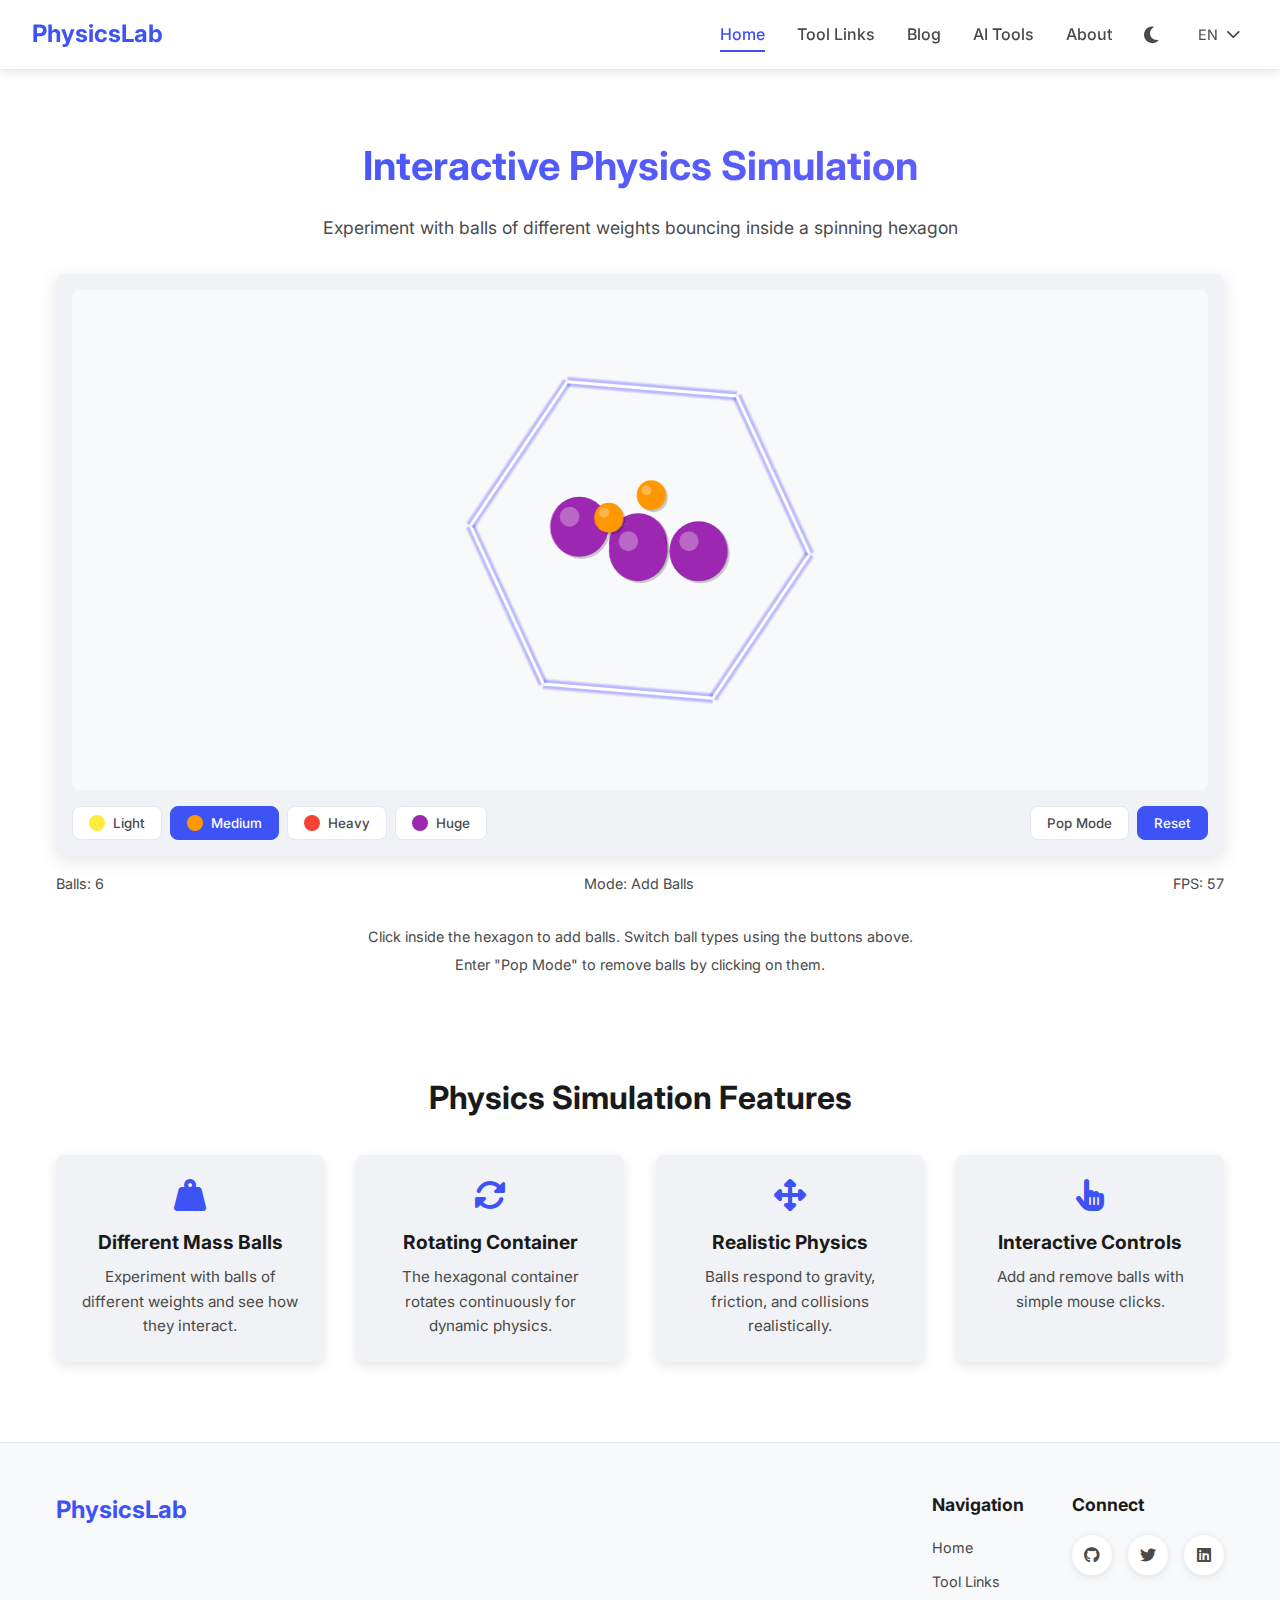
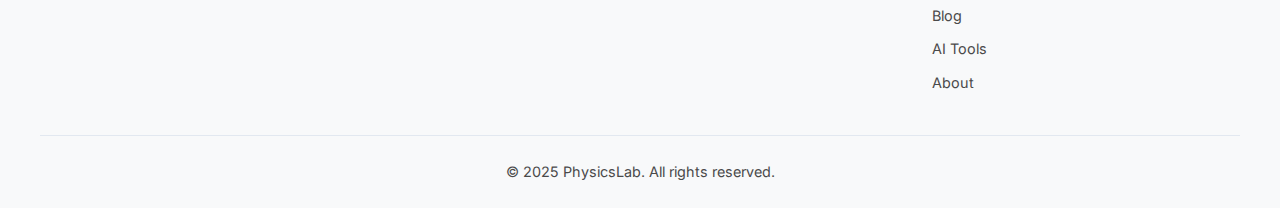
<file: web-simulation/index.html>
<!DOCTYPE html>
<html lang="en">
<head>
    <meta charset="UTF-8">
    <meta name="viewport" content="width=device-width, initial-scale=1.0">
    <title>Physics Simulation</title>
    <link rel="stylesheet" href="css/styles.css">
    <link rel="stylesheet" href="https://cdnjs.cloudflare.com/ajax/libs/font-awesome/6.4.0/css/all.min.css">
    <!-- Google Fonts -->
    <link rel="preconnect" href="https://fonts.googleapis.com">
    <link rel="preconnect" href="https://fonts.gstatic.com" crossorigin>
    <link href="https://fonts.googleapis.com/css2?family=Inter:wght@300;400;500;600;700&display=swap" rel="stylesheet">
</head>
<body class="light-mode">
    <div class="app-container">
        <!-- Navigation -->
        <header>
            <div class="logo">
                <a href="index.html">PhysicsLab</a>
            </div>
            <nav>
                <ul class="desktop-nav">
                    <li><a href="index.html" class="active">Home</a></li>
                    <li><a href="pages/tools/index.html">Tool Links</a></li>
                    <li><a href="pages/blog/index.html">Blog</a></li>
                    <li><a href="pages/ai-tools/index.html">AI Tools</a></li>
                    <li><a href="pages/about/index.html">About</a></li>
                </ul>
                <div class="theme-switcher">
                    <button id="theme-toggle" aria-label="Toggle dark mode">
                        <i class="fas fa-moon"></i>
                        <i class="fas fa-sun"></i>
                    </button>
                </div>
                <div class="language-switcher">
                    <button id="language-toggle" aria-label="Switch language">
                        <span class="current-lang">EN</span>
                        <i class="fas fa-chevron-down"></i>
                    </button>
                    <div class="language-dropdown">
                        <a href="#" data-lang="en" class="active">English</a>
                        <a href="#" data-lang="dk">Dansk</a>
                    </div>
                </div>
                <button class="hamburger-menu" aria-label="Open menu">
                    <span></span>
                    <span></span>
                    <span></span>
                </button>
            </nav>
        </header>

        <!-- Mobile Navigation -->
        <div class="mobile-nav-overlay">
            <div class="mobile-nav">
                <button class="close-menu" aria-label="Close menu">
                    <i class="fas fa-times"></i>
                </button>
                <ul>
                    <li><a href="index.html" class="active">Home</a></li>
                    <li><a href="pages/tools/index.html">Tool Links</a></li>
                    <li><a href="pages/blog/index.html">Blog</a></li>
                    <li><a href="pages/ai-tools/index.html">AI Tools</a></li>
                    <li><a href="pages/about/index.html">About</a></li>
                </ul>
                <div class="mobile-nav-footer">
                    <div class="mobile-theme-switcher">
                        <span>Theme:</span>
                        <button id="mobile-theme-toggle" aria-label="Toggle dark mode">
                            <i class="fas fa-moon"></i>
                            <i class="fas fa-sun"></i>
                        </button>
                    </div>
                    <div class="mobile-language-switcher">
                        <span>Language:</span>
                        <div class="language-buttons">
                            <button data-lang="en" class="active">EN</button>
                            <button data-lang="dk">DK</button>
                        </div>
                    </div>
                </div>
            </div>
        </div>

        <!-- Main Content -->
        <main>
            <section class="hero">
                <h1>Interactive Physics Simulation</h1>
                <p>Experiment with balls of different weights bouncing inside a spinning hexagon</p>
            </section>

            <section class="simulation-container">
                <div class="simulation-wrapper">
                    <canvas id="simulation-canvas"></canvas>
                    <div class="simulation-controls">
                        <div class="ball-buttons">
                            <button class="ball-type-btn" data-type="light">
                                <span class="ball-icon light"></span>
                                <span class="label">Light</span>
                            </button>
                            <button class="ball-type-btn active" data-type="medium">
                                <span class="ball-icon medium"></span>
                                <span class="label">Medium</span>
                            </button>
                            <button class="ball-type-btn" data-type="heavy">
                                <span class="ball-icon heavy"></span>
                                <span class="label">Heavy</span>
                            </button>
                            <button class="ball-type-btn" data-type="huge">
                                <span class="ball-icon huge"></span>
                                <span class="label">Huge</span>
                            </button>
                        </div>
                        <div class="action-buttons">
                            <button id="pop-mode-btn">Pop Mode</button>
                            <button id="reset-btn">Reset</button>
                        </div>
                    </div>
                </div>
                <div class="simulation-info">
                    <div id="ball-count">Balls: 6</div>
                    <div id="current-mode">Mode: Add Balls</div>
                    <div id="fps">FPS: 60</div>
                </div>
                <div class="instruction-text">
                    <p>Click inside the hexagon to add balls. Switch ball types using the buttons above.</p>
                    <p>Enter "Pop Mode" to remove balls by clicking on them.</p>
                </div>
            </section>

            <section class="features">
                <h2>Physics Simulation Features</h2>
                <div class="feature-cards">
                    <div class="feature-card">
                        <i class="fas fa-weight-hanging"></i>
                        <h3>Different Mass Balls</h3>
                        <p>Experiment with balls of different weights and see how they interact.</p>
                    </div>
                    <div class="feature-card">
                        <i class="fas fa-sync-alt"></i>
                        <h3>Rotating Container</h3>
                        <p>The hexagonal container rotates continuously for dynamic physics.</p>
                    </div>
                    <div class="feature-card">
                        <i class="fas fa-arrows-alt"></i>
                        <h3>Realistic Physics</h3>
                        <p>Balls respond to gravity, friction, and collisions realistically.</p>
                    </div>
                    <div class="feature-card">
                        <i class="fas fa-hand-pointer"></i>
                        <h3>Interactive Controls</h3>
                        <p>Add and remove balls with simple mouse clicks.</p>
                    </div>
                </div>
            </section>
        </main>

        <footer>
            <div class="footer-content">
                <div class="footer-logo">
                    <a href="index.html">PhysicsLab</a>
                </div>
                <div class="footer-links">
                    <div class="footer-column">
                        <h4>Navigation</h4>
                        <ul>
                            <li><a href="index.html">Home</a></li>
                            <li><a href="pages/tools/index.html">Tool Links</a></li>
                            <li><a href="pages/blog/index.html">Blog</a></li>
                            <li><a href="pages/ai-tools/index.html">AI Tools</a></li>
                            <li><a href="pages/about/index.html">About</a></li>
                        </ul>
                    </div>
                    <div class="footer-column">
                        <h4>Connect</h4>
                        <div class="social-links">
                            <a href="#" aria-label="GitHub"><i class="fab fa-github"></i></a>
                            <a href="#" aria-label="Twitter"><i class="fab fa-twitter"></i></a>
                            <a href="#" aria-label="LinkedIn"><i class="fab fa-linkedin"></i></a>
                        </div>
                    </div>
                </div>
            </div>
            <div class="footer-bottom">
                <p>&copy; 2025 PhysicsLab. All rights reserved.</p>
            </div>
        </footer>
    </div>

    <script src="js/matter.min.js"></script>
    <script src="js/simulation.js"></script>
    <script src="js/ui.js"></script>
</body>
</html>
</file>
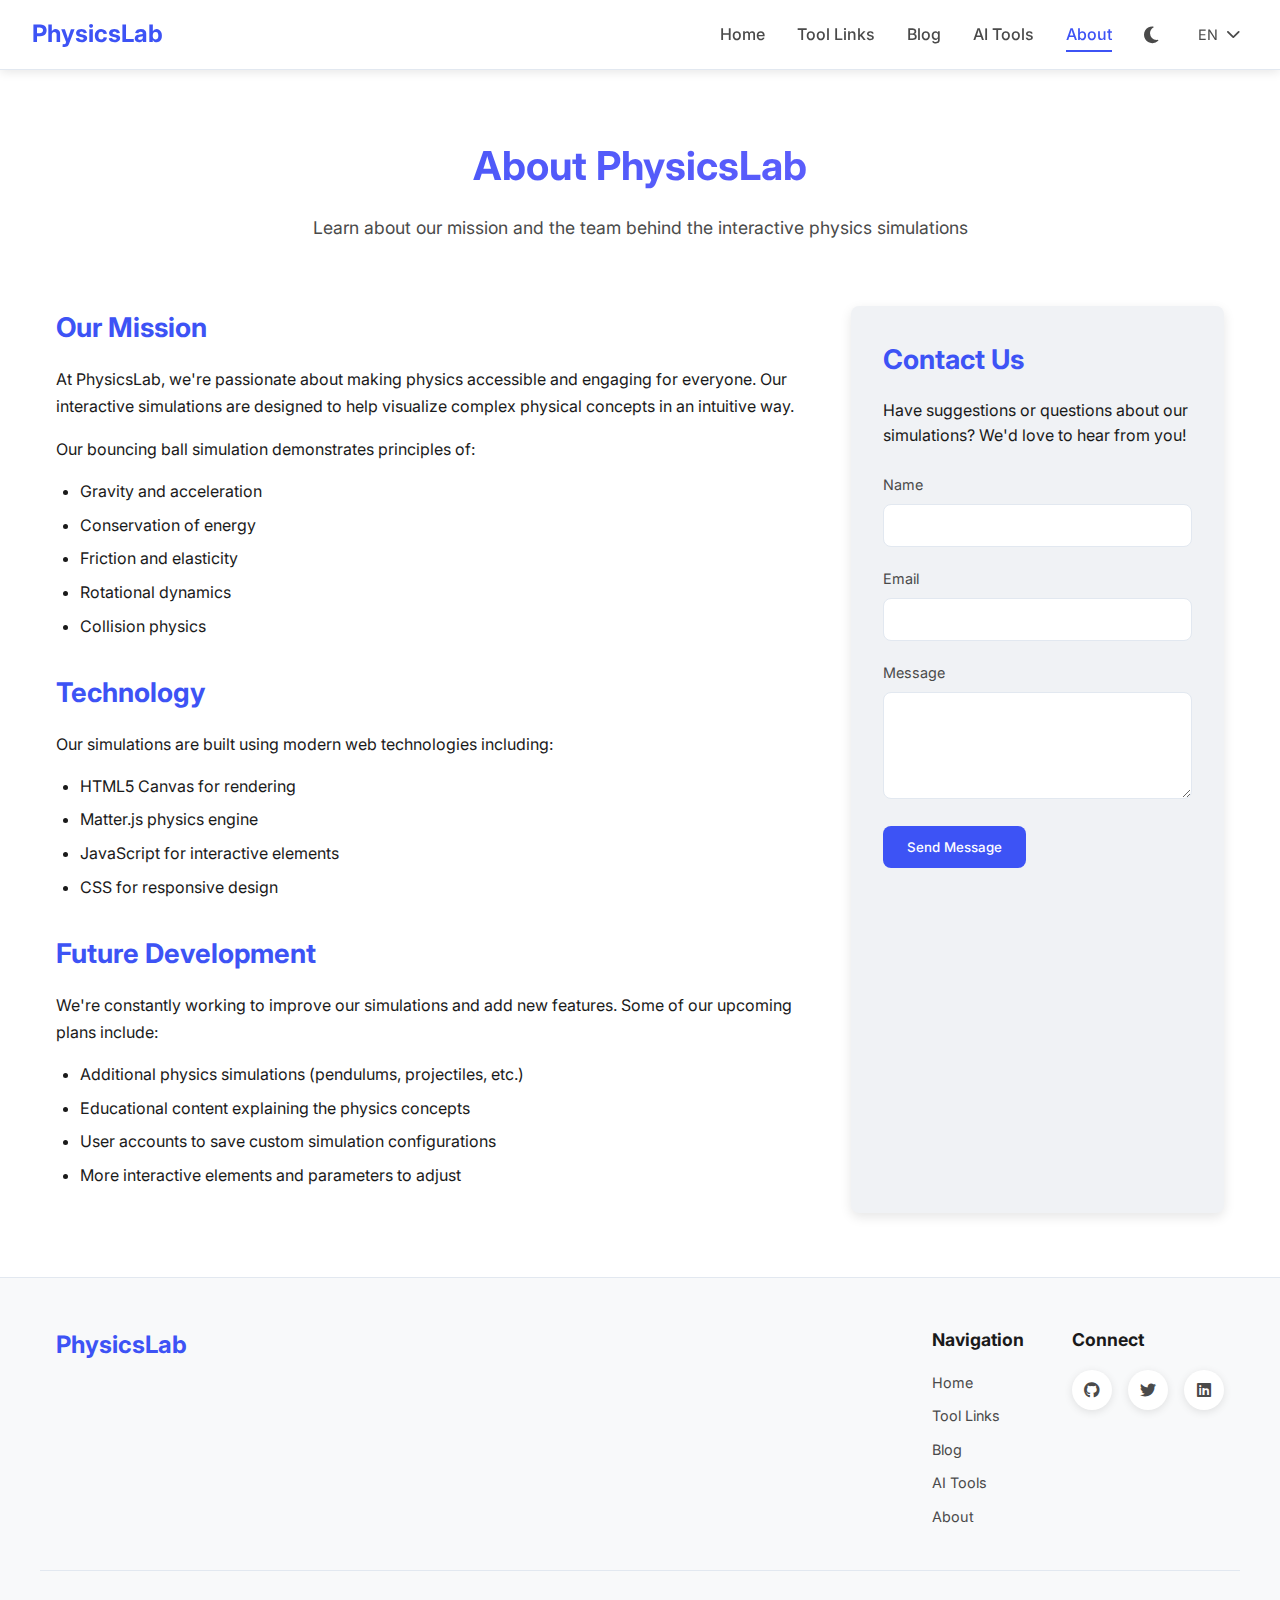
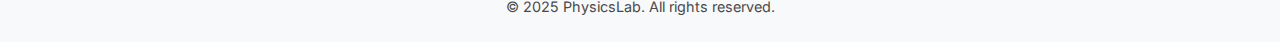
<file: web-simulation/pages/about/index.html>
<!DOCTYPE html>
<html lang="en">
<head>
    <meta charset="UTF-8">
    <meta name="viewport" content="width=device-width, initial-scale=1.0">
    <title>About - Physics Simulation</title>
    <link rel="stylesheet" href="../../css/styles.css">
    <link rel="stylesheet" href="https://cdnjs.cloudflare.com/ajax/libs/font-awesome/6.4.0/css/all.min.css">
    <!-- Google Fonts -->
    <link rel="preconnect" href="https://fonts.googleapis.com">
    <link rel="preconnect" href="https://fonts.gstatic.com" crossorigin>
    <link href="https://fonts.googleapis.com/css2?family=Inter:wght@300;400;500;600;700&display=swap" rel="stylesheet">
</head>
<body class="light-mode">
    <div class="app-container">
        <!-- Navigation -->
        <header>
            <div class="logo">
                <a href="../../index.html">PhysicsLab</a>
            </div>
            <nav>
                <ul class="desktop-nav">
                    <li><a href="../../index.html">Home</a></li>
                    <li><a href="../tools/index.html">Tool Links</a></li>
                    <li><a href="../blog/index.html">Blog</a></li>
                    <li><a href="../ai-tools/index.html">AI Tools</a></li>
                    <li><a href="index.html" class="active">About</a></li>
                </ul>
                <div class="theme-switcher">
                    <button id="theme-toggle" aria-label="Toggle dark mode">
                        <i class="fas fa-moon"></i>
                        <i class="fas fa-sun"></i>
                    </button>
                </div>
                <div class="language-switcher">
                    <button id="language-toggle" aria-label="Switch language">
                        <span class="current-lang">EN</span>
                        <i class="fas fa-chevron-down"></i>
                    </button>
                    <div class="language-dropdown">
                        <a href="index.html" data-lang="en" class="active">English</a>
                        <a href="index-dk.html" data-lang="dk">Dansk</a>
                    </div>
                </div>
                <button class="hamburger-menu" aria-label="Open menu">
                    <span></span>
                    <span></span>
                    <span></span>
                </button>
            </nav>
        </header>

        <!-- Mobile Navigation -->
        <div class="mobile-nav-overlay">
            <div class="mobile-nav">
                <button class="close-menu" aria-label="Close menu">
                    <i class="fas fa-times"></i>
                </button>
                <ul>
                    <li><a href="../../index.html">Home</a></li>
                    <li><a href="../tools/index.html">Tool Links</a></li>
                    <li><a href="../blog/index.html">Blog</a></li>
                    <li><a href="../ai-tools/index.html">AI Tools</a></li>
                    <li><a href="index.html" class="active">About</a></li>
                </ul>
                <div class="mobile-nav-footer">
                    <div class="mobile-theme-switcher">
                        <span>Theme:</span>
                        <button id="mobile-theme-toggle" aria-label="Toggle dark mode">
                            <i class="fas fa-moon"></i>
                            <i class="fas fa-sun"></i>
                        </button>
                    </div>
                    <div class="mobile-language-switcher">
                        <span>Language:</span>
                        <div class="language-buttons">
                            <button data-lang="en" class="active">EN</button>
                            <button data-lang="dk">DK</button>
                        </div>
                    </div>
                </div>
            </div>
        </div>

        <!-- Main Content -->
        <main>
            <section class="hero">
                <h1>About PhysicsLab</h1>
                <p>Learn about our mission and the team behind the interactive physics simulations</p>
            </section>

            <section class="about-section">
                <div class="about-container">
                    <div class="about-content">
                        <h2>Our Mission</h2>
                        <p>At PhysicsLab, we're passionate about making physics accessible and engaging for everyone. Our interactive simulations are designed to help visualize complex physical concepts in an intuitive way.</p>
                        
                        <p>Our bouncing ball simulation demonstrates principles of:</p>
                        <ul>
                            <li>Gravity and acceleration</li>
                            <li>Conservation of energy</li>
                            <li>Friction and elasticity</li>
                            <li>Rotational dynamics</li>
                            <li>Collision physics</li>
                        </ul>
                        
                        <h2>Technology</h2>
                        <p>Our simulations are built using modern web technologies including:</p>
                        <ul>
                            <li>HTML5 Canvas for rendering</li>
                            <li>Matter.js physics engine</li>
                            <li>JavaScript for interactive elements</li>
                            <li>CSS for responsive design</li>
                        </ul>
                        
                        <h2>Future Development</h2>
                        <p>We're constantly working to improve our simulations and add new features. Some of our upcoming plans include:</p>
                        <ul>
                            <li>Additional physics simulations (pendulums, projectiles, etc.)</li>
                            <li>Educational content explaining the physics concepts</li>
                            <li>User accounts to save custom simulation configurations</li>
                            <li>More interactive elements and parameters to adjust</li>
                        </ul>
                    </div>
                    
                    <div class="contact-section">
                        <h2>Contact Us</h2>
                        <p>Have suggestions or questions about our simulations? We'd love to hear from you!</p>
                        
                        <form class="contact-form">
                            <div class="form-group">
                                <label for="name">Name</label>
                                <input type="text" id="name" name="name" required>
                            </div>
                            
                            <div class="form-group">
                                <label for="email">Email</label>
                                <input type="email" id="email" name="email" required>
                            </div>
                            
                            <div class="form-group">
                                <label for="message">Message</label>
                                <textarea id="message" name="message" rows="5" required></textarea>
                            </div>
                            
                            <button type="submit" class="submit-btn">Send Message</button>
                        </form>
                    </div>
                </div>
            </section>
        </main>

        <footer>
            <div class="footer-content">
                <div class="footer-logo">
                    <a href="../../index.html">PhysicsLab</a>
                </div>
                <div class="footer-links">
                    <div class="footer-column">
                        <h4>Navigation</h4>
                        <ul>
                            <li><a href="../../index.html">Home</a></li>
                            <li><a href="../tools/index.html">Tool Links</a></li>
                            <li><a href="../blog/index.html">Blog</a></li>
                            <li><a href="../ai-tools/index.html">AI Tools</a></li>
                            <li><a href="index.html">About</a></li>
                        </ul>
                    </div>
                    <div class="footer-column">
                        <h4>Connect</h4>
                        <div class="social-links">
                            <a href="#" aria-label="GitHub"><i class="fab fa-github"></i></a>
                            <a href="#" aria-label="Twitter"><i class="fab fa-twitter"></i></a>
                            <a href="#" aria-label="LinkedIn"><i class="fab fa-linkedin"></i></a>
                        </div>
                    </div>
                </div>
            </div>
            <div class="footer-bottom">
                <p>&copy; 2025 PhysicsLab. All rights reserved.</p>
            </div>
        </footer>
    </div>

    <script src="../../js/ui.js"></script>
</body>
</html>
</file>
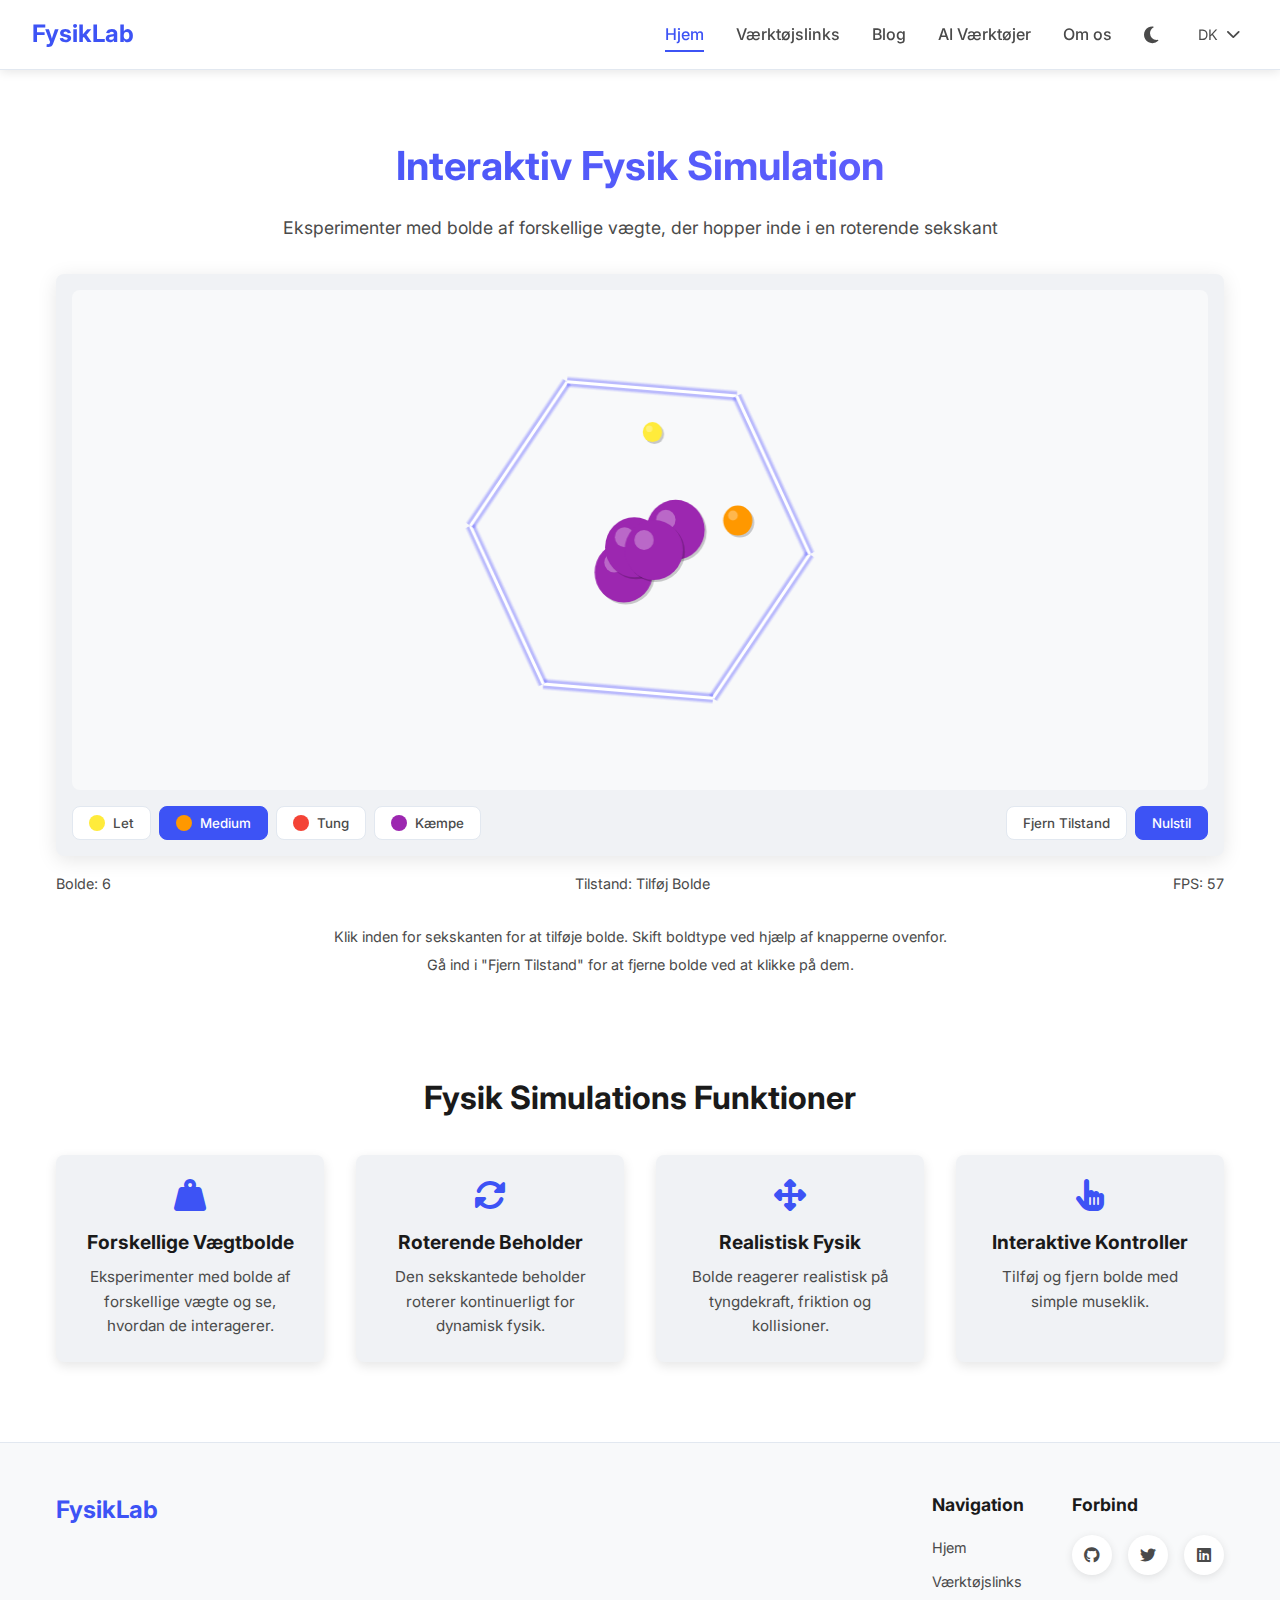
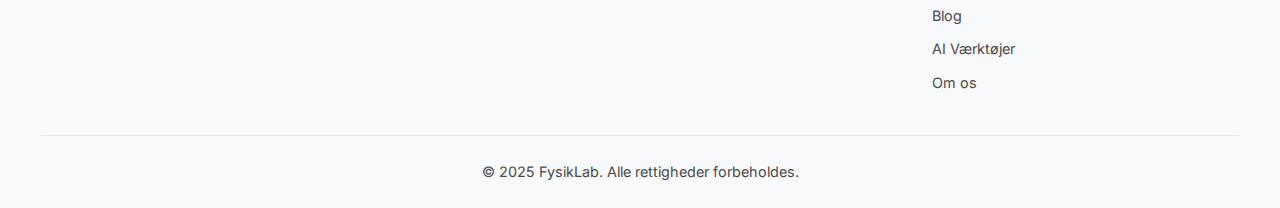
<file: web-simulation/index-dk.html>
<!DOCTYPE html>
<html lang="da">
<head>
    <meta charset="UTF-8">
    <meta name="viewport" content="width=device-width, initial-scale=1.0">
    <title>Fysik Simulation</title>
    <link rel="stylesheet" href="css/styles.css">
    <link rel="stylesheet" href="https://cdnjs.cloudflare.com/ajax/libs/font-awesome/6.4.0/css/all.min.css">
    <!-- Google Fonts -->
    <link rel="preconnect" href="https://fonts.googleapis.com">
    <link rel="preconnect" href="https://fonts.gstatic.com" crossorigin>
    <link href="https://fonts.googleapis.com/css2?family=Inter:wght@300;400;500;600;700&display=swap" rel="stylesheet">
</head>
<body class="light-mode">
    <div class="app-container">
        <!-- Navigation -->
        <header>
            <div class="logo">
                <a href="index-dk.html">FysikLab</a>
            </div>
            <nav>
                <ul class="desktop-nav">
                    <li><a href="index-dk.html" class="active">Hjem</a></li>
                    <li><a href="pages/tools/index-dk.html">Værktøjslinks</a></li>
                    <li><a href="pages/blog/index-dk.html">Blog</a></li>
                    <li><a href="pages/ai-tools/index-dk.html">AI Værktøjer</a></li>
                    <li><a href="pages/about/index-dk.html">Om os</a></li>
                </ul>
                <div class="theme-switcher">
                    <button id="theme-toggle" aria-label="Skift mørk tilstand">
                        <i class="fas fa-moon"></i>
                        <i class="fas fa-sun"></i>
                    </button>
                </div>
                <div class="language-switcher">
                    <button id="language-toggle" aria-label="Skift sprog">
                        <span class="current-lang">DK</span>
                        <i class="fas fa-chevron-down"></i>
                    </button>
                    <div class="language-dropdown">
                        <a href="index.html" data-lang="en">English</a>
                        <a href="index-dk.html" data-lang="dk" class="active">Dansk</a>
                    </div>
                </div>
                <button class="hamburger-menu" aria-label="Åbn menu">
                    <span></span>
                    <span></span>
                    <span></span>
                </button>
            </nav>
        </header>

        <!-- Mobile Navigation -->
        <div class="mobile-nav-overlay">
            <div class="mobile-nav">
                <button class="close-menu" aria-label="Luk menu">
                    <i class="fas fa-times"></i>
                </button>
                <ul>
                    <li><a href="index-dk.html" class="active">Hjem</a></li>
                    <li><a href="pages/tools/index-dk.html">Værktøjslinks</a></li>
                    <li><a href="pages/blog/index-dk.html">Blog</a></li>
                    <li><a href="pages/ai-tools/index-dk.html">AI Værktøjer</a></li>
                    <li><a href="pages/about/index-dk.html">Om os</a></li>
                </ul>
                <div class="mobile-nav-footer">
                    <div class="mobile-theme-switcher">
                        <span>Tema:</span>
                        <button id="mobile-theme-toggle" aria-label="Skift mørk tilstand">
                            <i class="fas fa-moon"></i>
                            <i class="fas fa-sun"></i>
                        </button>
                    </div>
                    <div class="mobile-language-switcher">
                        <span>Sprog:</span>
                        <div class="language-buttons">
                            <button data-lang="en">EN</button>
                            <button data-lang="dk" class="active">DK</button>
                        </div>
                    </div>
                </div>
            </div>
        </div>

        <!-- Main Content -->
        <main>
            <section class="hero">
                <h1>Interaktiv Fysik Simulation</h1>
                <p>Eksperimenter med bolde af forskellige vægte, der hopper inde i en roterende sekskant</p>
            </section>

            <section class="simulation-container">
                <div class="simulation-wrapper">
                    <canvas id="simulation-canvas"></canvas>
                    <div class="simulation-controls">
                        <div class="ball-buttons">
                            <button class="ball-type-btn" data-type="light">
                                <span class="ball-icon light"></span>
                                <span class="label">Let</span>
                            </button>
                            <button class="ball-type-btn active" data-type="medium">
                                <span class="ball-icon medium"></span>
                                <span class="label">Medium</span>
                            </button>
                            <button class="ball-type-btn" data-type="heavy">
                                <span class="ball-icon heavy"></span>
                                <span class="label">Tung</span>
                            </button>
                            <button class="ball-type-btn" data-type="huge">
                                <span class="ball-icon huge"></span>
                                <span class="label">Kæmpe</span>
                            </button>
                        </div>
                        <div class="action-buttons">
                            <button id="pop-mode-btn">Fjern Tilstand</button>
                            <button id="reset-btn">Nulstil</button>
                        </div>
                    </div>
                </div>
                <div class="simulation-info">
                    <div id="ball-count">Bolde: 6</div>
                    <div id="current-mode">Tilstand: Tilføj Bolde</div>
                    <div id="fps">FPS: 60</div>
                </div>
                <div class="instruction-text">
                    <p>Klik inden for sekskanten for at tilføje bolde. Skift boldtype ved hjælp af knapperne ovenfor.</p>
                    <p>Gå ind i "Fjern Tilstand" for at fjerne bolde ved at klikke på dem.</p>
                </div>
            </section>

            <section class="features">
                <h2>Fysik Simulations Funktioner</h2>
                <div class="feature-cards">
                    <div class="feature-card">
                        <i class="fas fa-weight-hanging"></i>
                        <h3>Forskellige Vægtbolde</h3>
                        <p>Eksperimenter med bolde af forskellige vægte og se, hvordan de interagerer.</p>
                    </div>
                    <div class="feature-card">
                        <i class="fas fa-sync-alt"></i>
                        <h3>Roterende Beholder</h3>
                        <p>Den sekskantede beholder roterer kontinuerligt for dynamisk fysik.</p>
                    </div>
                    <div class="feature-card">
                        <i class="fas fa-arrows-alt"></i>
                        <h3>Realistisk Fysik</h3>
                        <p>Bolde reagerer realistisk på tyngdekraft, friktion og kollisioner.</p>
                    </div>
                    <div class="feature-card">
                        <i class="fas fa-hand-pointer"></i>
                        <h3>Interaktive Kontroller</h3>
                        <p>Tilføj og fjern bolde med simple museklik.</p>
                    </div>
                </div>
            </section>
        </main>

        <footer>
            <div class="footer-content">
                <div class="footer-logo">
                    <a href="index-dk.html">FysikLab</a>
                </div>
                <div class="footer-links">
                    <div class="footer-column">
                        <h4>Navigation</h4>
                        <ul>
                            <li><a href="index-dk.html">Hjem</a></li>
                            <li><a href="pages/tools/index-dk.html">Værktøjslinks</a></li>
                            <li><a href="pages/blog/index-dk.html">Blog</a></li>
                            <li><a href="pages/ai-tools/index-dk.html">AI Værktøjer</a></li>
                            <li><a href="pages/about/index-dk.html">Om os</a></li>
                        </ul>
                    </div>
                    <div class="footer-column">
                        <h4>Forbind</h4>
                        <div class="social-links">
                            <a href="#" aria-label="GitHub"><i class="fab fa-github"></i></a>
                            <a href="#" aria-label="Twitter"><i class="fab fa-twitter"></i></a>
                            <a href="#" aria-label="LinkedIn"><i class="fab fa-linkedin"></i></a>
                        </div>
                    </div>
                </div>
            </div>
            <div class="footer-bottom">
                <p>&copy; 2025 FysikLab. Alle rettigheder forbeholdes.</p>
            </div>
        </footer>
    </div>

    <script src="js/matter.min.js"></script>
    <script src="js/simulation.js"></script>
    <script src="js/ui.js"></script>
</body>
</html>
</file>
<file: web-simulation/css/styles.css>
/* Base styles and variables */
:root {
    /* Light theme colors */
    --bg-primary: #ffffff;
    --bg-secondary: #f8f9fa;
    --text-primary: #1a1a1a;
    --text-secondary: #4a4a4a;
    --accent-primary: #3d53f5;
    --accent-secondary: #6c63ff;
    --card-bg: #f0f2f5;
    --border-color: #e2e8f0;
    --shadow-color: rgba(0, 0, 0, 0.1);
    --button-hover: #e9ecef;
    --simulation-bg: #f0f2f5;
    
    /* Ball colors */
    --ball-light: #ffeb3b;
    --ball-medium: #ff9800;
    --ball-heavy: #f44336;
    --ball-huge: #9c27b0;
    
    /* UI elements */
    --header-height: 70px;
    --footer-height: 180px;
    --container-width: 1200px;
    --border-radius: 8px;
}

/* Dark theme colors */
.dark-mode {
    --bg-primary: #121212;
    --bg-secondary: #1e1e1e;
    --text-primary: #f8f9fa;
    --text-secondary: #b0b0b0;
    --accent-primary: #6c63ff;
    --accent-secondary: #8f88ff;
    --card-bg: #242526;
    --border-color: #323232;
    --shadow-color: rgba(0, 0, 0, 0.4);
    --button-hover: #303030;
    --simulation-bg: #1e1e1e;
}

/* Reset */
* {
    margin: 0;
    padding: 0;
    box-sizing: border-box;
}

body {
    font-family: 'Inter', sans-serif;
    background-color: var(--bg-primary);
    color: var(--text-primary);
    transition: background-color 0.3s, color 0.3s;
    line-height: 1.6;
}

a {
    color: var(--accent-primary);
    text-decoration: none;
    transition: color 0.2s;
}

a:hover {
    color: var(--accent-secondary);
}

ul {
    list-style: none;
}

img {
    max-width: 100%;
    height: auto;
}

button {
    cursor: pointer;
    font-family: 'Inter', sans-serif;
}

/* App Container */
.app-container {
    display: flex;
    flex-direction: column;
    min-height: 100vh;
}

/* Header styles */
header {
    background-color: var(--bg-primary);
    height: var(--header-height);
    border-bottom: 1px solid var(--border-color);
    display: flex;
    justify-content: space-between;
    align-items: center;
    padding: 0 2rem;
    position: sticky;
    top: 0;
    z-index: 100;
    box-shadow: 0 2px 10px var(--shadow-color);
}

.logo a {
    font-size: 1.5rem;
    font-weight: 700;
    color: var(--accent-primary);
}

nav {
    display: flex;
    align-items: center;
}

.desktop-nav {
    display: flex;
    gap: 2rem;
}

.desktop-nav a {
    color: var(--text-secondary);
    font-weight: 500;
    padding: 0.5rem 0;
    position: relative;
}

.desktop-nav a:hover, .desktop-nav a.active {
    color: var(--accent-primary);
}

.desktop-nav a.active::after {
    content: '';
    position: absolute;
    bottom: 0;
    left: 0;
    width: 100%;
    height: 2px;
    background-color: var(--accent-primary);
}

/* Theme switcher */
.theme-switcher, .mobile-theme-switcher {
    margin-left: 1.5rem;
}

#theme-toggle, #mobile-theme-toggle {
    background: none;
    border: none;
    color: var(--text-secondary);
    font-size: 1.2rem;
    padding: 0.5rem;
    border-radius: 50%;
    transition: background-color 0.2s;
}

#theme-toggle:hover, #mobile-theme-toggle:hover {
    background-color: var(--button-hover);
}

.dark-mode .fa-moon {
    display: none;
}

.light-mode .fa-sun {
    display: none;
}

/* Language switcher */
.language-switcher {
    position: relative;
    margin-left: 1.5rem;
}

#language-toggle {
    background: none;
    border: none;
    display: flex;
    align-items: center;
    gap: 0.5rem;
    color: var(--text-secondary);
    font-size: 0.9rem;
    padding: 0.5rem;
    border-radius: var(--border-radius);
    transition: background-color 0.2s;
}

#language-toggle:hover {
    background-color: var(--button-hover);
}

.language-dropdown {
    position: absolute;
    top: 100%;
    right: 0;
    background-color: var(--bg-primary);
    border: 1px solid var(--border-color);
    border-radius: var(--border-radius);
    box-shadow: 0 4px 12px var(--shadow-color);
    padding: 0.5rem;
    display: none;
    min-width: 120px;
    z-index: 10;
}

.language-dropdown a {
    display: block;
    padding: 0.5rem;
    color: var(--text-secondary);
    transition: background-color 0.2s;
    border-radius: var(--border-radius);
}

.language-dropdown a:hover {
    background-color: var(--button-hover);
}

.language-dropdown a.active {
    color: var(--accent-primary);
    font-weight: 500;
}

.language-switcher:hover .language-dropdown {
    display: block;
}

/* Hamburger menu */
.hamburger-menu {
    display: none;
    background: none;
    border: none;
    flex-direction: column;
    justify-content: space-between;
    width: 30px;
    height: 20px;
    margin-left: 1rem;
}

.hamburger-menu span {
    display: block;
    width: 100%;
    height: 2px;
    background-color: var(--text-primary);
    transition: transform 0.3s, opacity 0.3s;
}

/* Mobile navigation */
.mobile-nav-overlay {
    position: fixed;
    top: 0;
    left: 0;
    width: 100%;
    height: 100%;
    background-color: rgba(0, 0, 0, 0.5);
    z-index: 200;
    visibility: hidden;
    opacity: 0;
    transition: visibility 0.3s, opacity 0.3s;
}

.mobile-nav {
    position: fixed;
    top: 0;
    right: -300px;
    width: 280px;
    height: 100%;
    background-color: var(--bg-primary);
    padding: 2rem;
    transition: right 0.3s;
    display: flex;
    flex-direction: column;
    z-index: 201;
}

.close-menu {
    background: none;
    border: none;
    color: var(--text-secondary);
    font-size: 1.5rem;
    position: absolute;
    top: 1rem;
    right: 1rem;
}

.mobile-nav ul {
    margin-top: 3rem;
}

.mobile-nav ul li {
    margin-bottom: 1.5rem;
}

.mobile-nav ul li a {
    color: var(--text-secondary);
    font-size: 1.1rem;
    font-weight: 500;
}

.mobile-nav ul li a.active {
    color: var(--accent-primary);
}

.mobile-nav-footer {
    margin-top: auto;
    margin-bottom: 2rem;
}

.mobile-theme-switcher, .mobile-language-switcher {
    display: flex;
    align-items: center;
    margin-bottom: 1rem;
}

.mobile-theme-switcher span, .mobile-language-switcher span {
    color: var(--text-secondary);
    margin-right: 1rem;
    font-size: 0.9rem;
}

.language-buttons {
    display: flex;
    gap: 0.5rem;
}

.language-buttons button {
    background: none;
    border: 1px solid var(--border-color);
    color: var(--text-secondary);
    padding: 0.3rem 0.7rem;
    border-radius: var(--border-radius);
    font-size: 0.9rem;
}

.language-buttons button.active {
    background-color: var(--accent-primary);
    color: #ffffff;
    border-color: var(--accent-primary);
}

/* Show mobile menu when active */
.mobile-menu-active .mobile-nav-overlay {
    visibility: visible;
    opacity: 1;
}

.mobile-menu-active .mobile-nav {
    right: 0;
}

/* Main content */
main {
    flex: 1;
    padding: 2rem 0;
}

/* Hero section */
.hero {
    text-align: center;
    padding: 2rem 1rem;
}

.hero h1 {
    font-size: 2.5rem;
    margin-bottom: 1rem;
    background: linear-gradient(45deg, var(--accent-primary), var(--accent-secondary));
    -webkit-background-clip: text;
    -webkit-text-fill-color: transparent;
    background-clip: text;
}

.hero p {
    font-size: 1.1rem;
    color: var(--text-secondary);
    max-width: 800px;
    margin: 0 auto;
}

/* Simulation container */
.simulation-container {
    max-width: var(--container-width);
    margin: 0 auto 3rem;
    padding: 0 1rem;
}

.simulation-wrapper {
    background-color: var(--simulation-bg);
    border-radius: var(--border-radius);
    padding: 1rem;
    box-shadow: 0 4px 20px var(--shadow-color);
    overflow: hidden;
}

#simulation-canvas {
    width: 100%;
    height: 500px;
    background-color: var(--bg-secondary);
    display: block;
    margin-bottom: 1rem;
    border-radius: var(--border-radius);
}

.simulation-controls {
    display: flex;
    justify-content: space-between;
    flex-wrap: wrap;
    gap: 1rem;
}

.ball-buttons, .action-buttons {
    display: flex;
    gap: 0.5rem;
}

.ball-type-btn {
    display: flex;
    align-items: center;
    gap: 0.5rem;
    padding: 0.5rem 1rem;
    background-color: var(--bg-primary);
    border: 1px solid var(--border-color);
    border-radius: var(--border-radius);
    color: var(--text-secondary);
    font-weight: 500;
    transition: all 0.2s;
}

.ball-type-btn:hover {
    border-color: var(--accent-primary);
    color: var(--accent-primary);
}

.ball-type-btn.active {
    background-color: var(--accent-primary);
    color: #ffffff;
    border-color: var(--accent-primary);
}

.ball-icon {
    display: inline-block;
    width: 16px;
    height: 16px;
    border-radius: 50%;
}

.ball-icon.light {
    background-color: var(--ball-light);
}

.ball-icon.medium {
    background-color: var(--ball-medium);
}

.ball-icon.heavy {
    background-color: var(--ball-heavy);
}

.ball-icon.huge {
    background-color: var(--ball-huge);
}

#pop-mode-btn, #reset-btn {
    padding: 0.5rem 1rem;
    background-color: var(--bg-primary);
    border: 1px solid var(--border-color);
    border-radius: var(--border-radius);
    color: var(--text-secondary);
    font-weight: 500;
    transition: all 0.2s;
}

#pop-mode-btn:hover, #reset-btn:hover {
    border-color: var(--accent-primary);
    color: var(--accent-primary);
}

#pop-mode-btn.active {
    background-color: #f44336;
    color: #ffffff;
    border-color: #f44336;
}

#reset-btn {
    background-color: var(--accent-primary);
    color: #ffffff;
    border-color: var(--accent-primary);
}

#reset-btn:hover {
    background-color: var(--accent-secondary);
    border-color: var(--accent-secondary);
    color: #ffffff;
}

.simulation-info {
    display: flex;
    justify-content: space-between;
    padding: 1rem 0;
    color: var(--text-secondary);
    font-size: 0.9rem;
}

.instruction-text {
    text-align: center;
    color: var(--text-secondary);
    font-size: 0.9rem;
    line-height: 1.4;
    margin-top: 1rem;
}

.instruction-text p {
    margin-bottom: 0.5rem;
}

/* Features section */
.features {
    max-width: var(--container-width);
    margin: 0 auto;
    padding: 3rem 1rem;
}

.features h2 {
    text-align: center;
    margin-bottom: 2rem;
    font-size: 2rem;
}

.feature-cards {
    display: grid;
    grid-template-columns: repeat(auto-fit, minmax(250px, 1fr));
    gap: 2rem;
}

.feature-card {
    background-color: var(--card-bg);
    border-radius: var(--border-radius);
    padding: 1.5rem;
    text-align: center;
    box-shadow: 0 4px 12px var(--shadow-color);
    transition: transform 0.3s;
}

.feature-card:hover {
    transform: translateY(-5px);
}

.feature-card i {
    font-size: 2rem;
    color: var(--accent-primary);
    margin-bottom: 1rem;
}

.feature-card h3 {
    margin-bottom: 0.5rem;
    font-size: 1.2rem;
}

.feature-card p {
    color: var(--text-secondary);
    font-size: 0.95rem;
}

/* Footer */
footer {
    background-color: var(--bg-secondary);
    padding-top: 3rem;
    border-top: 1px solid var(--border-color);
    min-height: var(--footer-height);
}

.footer-content {
    max-width: var(--container-width);
    margin: 0 auto;
    padding: 0 1rem;
    display: flex;
    justify-content: space-between;
    flex-wrap: wrap;
    gap: 2rem;
}

.footer-logo a {
    font-size: 1.5rem;
    font-weight: 700;
    color: var(--accent-primary);
}

.footer-links {
    display: flex;
    gap: 3rem;
}

.footer-column h4 {
    font-size: 1.1rem;
    margin-bottom: 1rem;
}

.footer-column ul li {
    margin-bottom: 0.5rem;
}

.footer-column ul li a {
    color: var(--text-secondary);
    font-size: 0.9rem;
    transition: color 0.2s;
}

.footer-column ul li a:hover {
    color: var(--accent-primary);
}

.social-links {
    display: flex;
    gap: 1rem;
}

.social-links a {
    display: flex;
    justify-content: center;
    align-items: center;
    width: 40px;
    height: 40px;
    border-radius: 50%;
    background-color: var(--bg-primary);
    color: var(--text-secondary);
    box-shadow: 0 2px 8px var(--shadow-color);
    transition: all 0.2s;
}

.social-links a:hover {
    background-color: var(--accent-primary);
    color: #ffffff;
    transform: translateY(-3px);
}

.footer-bottom {
    max-width: var(--container-width);
    margin: 2rem auto 0;
    padding: 1.5rem 1rem;
    text-align: center;
    border-top: 1px solid var(--border-color);
    color: var(--text-secondary);
    font-size: 0.9rem;
}

/* About page styles */
.about-section {
    max-width: var(--container-width);
    margin: 0 auto;
    padding: 2rem 1rem;
}

.about-container {
    display: grid;
    grid-template-columns: 2fr 1fr;
    gap: 3rem;
}

.about-content h2 {
    font-size: 1.7rem;
    margin: 2rem 0 1rem;
    color: var(--accent-primary);
}

.about-content h2:first-child {
    margin-top: 0;
}

.about-content p {
    margin-bottom: 1rem;
    line-height: 1.7;
}

.about-content ul {
    margin: 1rem 0 1.5rem 1.5rem;
    list-style-type: disc;
}

.about-content ul li {
    margin-bottom: 0.5rem;
}

.contact-section {
    background-color: var(--card-bg);
    padding: 2rem;
    border-radius: var(--border-radius);
    box-shadow: 0 4px 12px var(--shadow-color);
}

.contact-section h2 {
    font-size: 1.7rem;
    margin-bottom: 1rem;
    color: var(--accent-primary);
}

.contact-section p {
    margin-bottom: 1.5rem;
}

.contact-form .form-group {
    margin-bottom: 1.2rem;
}

.contact-form label {
    display: block;
    margin-bottom: 0.5rem;
    color: var(--text-secondary);
    font-size: 0.9rem;
}

.contact-form input,
.contact-form textarea {
    width: 100%;
    padding: 0.8rem;
    border: 1px solid var(--border-color);
    border-radius: var(--border-radius);
    background-color: var(--bg-primary);
    color: var(--text-primary);
    font-family: 'Inter', sans-serif;
}

.contact-form textarea {
    resize: vertical;
}

.contact-form .submit-btn {
    background-color: var(--accent-primary);
    color: white;
    border: none;
    padding: 0.8rem 1.5rem;
    border-radius: var(--border-radius);
    font-weight: 500;
    cursor: pointer;
    transition: background-color 0.2s;
}

.contact-form .submit-btn:hover {
    background-color: var(--accent-secondary);
}

/* Responsive styles */
@media (max-width: 992px) {
    .desktop-nav {
        gap: 1.5rem;
    }
    
    .about-container {
        grid-template-columns: 1fr;
    }
}

@media (max-width: 768px) {
    .desktop-nav, .theme-switcher, .language-switcher {
        display: none;
    }
    
    .hamburger-menu {
        display: flex;
    }
    
    .footer-content {
        flex-direction: column;
        gap: 2rem;
    }
    
    .footer-links {
        flex-direction: column;
        gap: 1.5rem;
    }
}

@media (max-width: 576px) {
    header {
        padding: 0 1rem;
    }
    
    .hero h1 {
        font-size: 2rem;
    }
    
    .simulation-controls {
        flex-direction: column;
    }
    
    .ball-buttons, .action-buttons {
        justify-content: center;
    }
}
</file>
